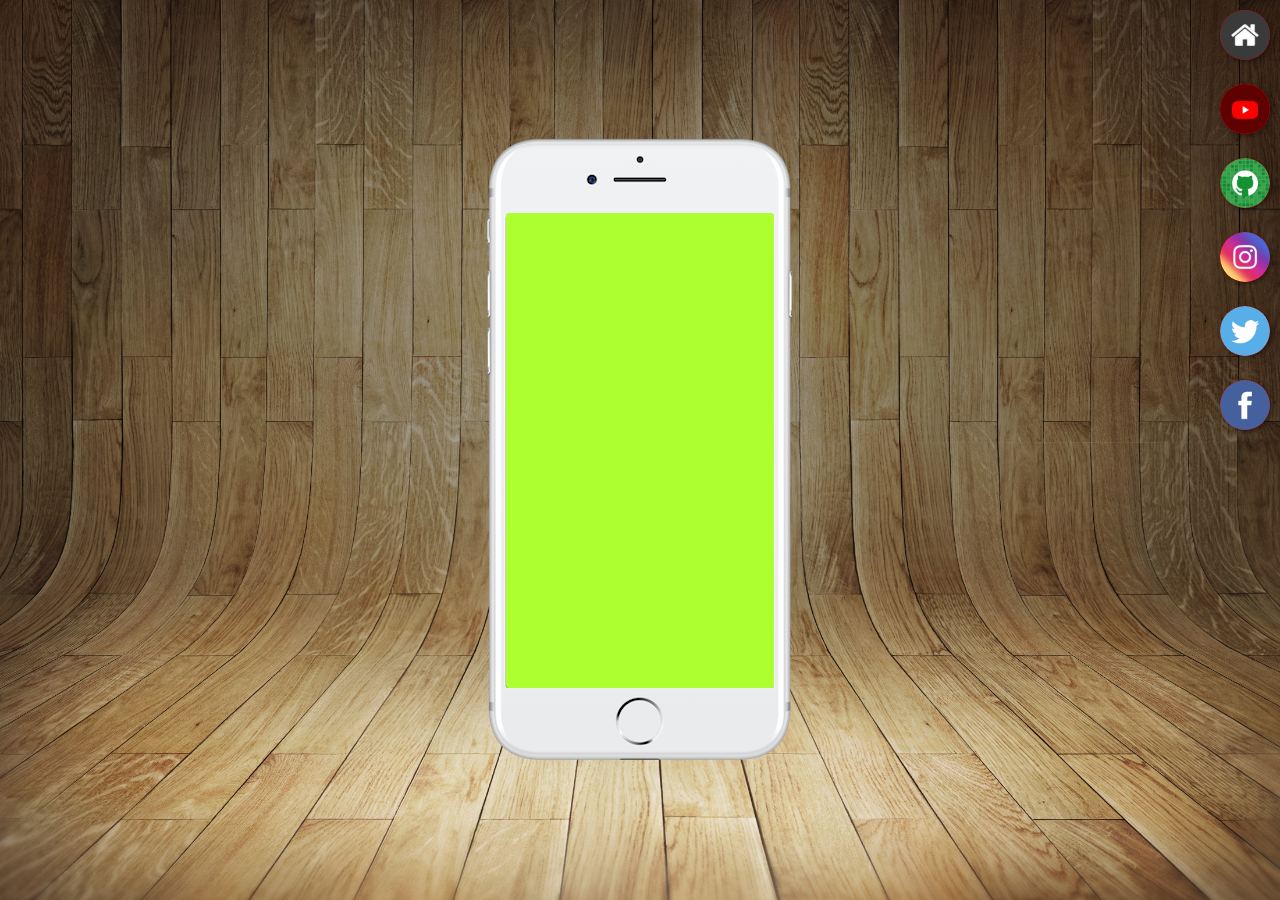
<file: index.html>
<!DOCTYPE html>
<html lang="pt-br">
<head>
    <meta charset="UTF-8">
    <meta name="viewport" content="width=device-width, initial-scale=1.0">
    <link rel="stylesheet" href="style/style.css">
    <title>Projeto Redes Sociais</title>
</head>
<body>
    <main>
        <div id="celular">
            <div id="tela"></div>
        </div>
        <nav id="menu">
            <ul id="lista">
                <a href="#">
                    <li><img src="imagens/logo-home.jpg" alt="icone-home"></li>
                </a>
                <a href="#">
                    <li><img src="imagens/logo-youtube.jpg" alt="icone-youtube"></li>
                </a>
                <a href="#">
                    <li><img src="imagens/logo-github.jpg" alt="icone-github"></li>
                </a>
                <a href="#">
                    <li><img src="imagens/logo-instagram.jpg" alt="icone-instagram"></li>
                </a>
                <a href="#">
                    <li><img src="imagens/logo-twitter.jpg" alt="icone-twitter"></li>
                </a>
                <a href="#">
                    <li><img src="imagens/logo-facebook.jpg" alt="icone-facebook"></li>
                </a>
            </ul>
        </nav>
    </main>
</body>
</html>
</file>
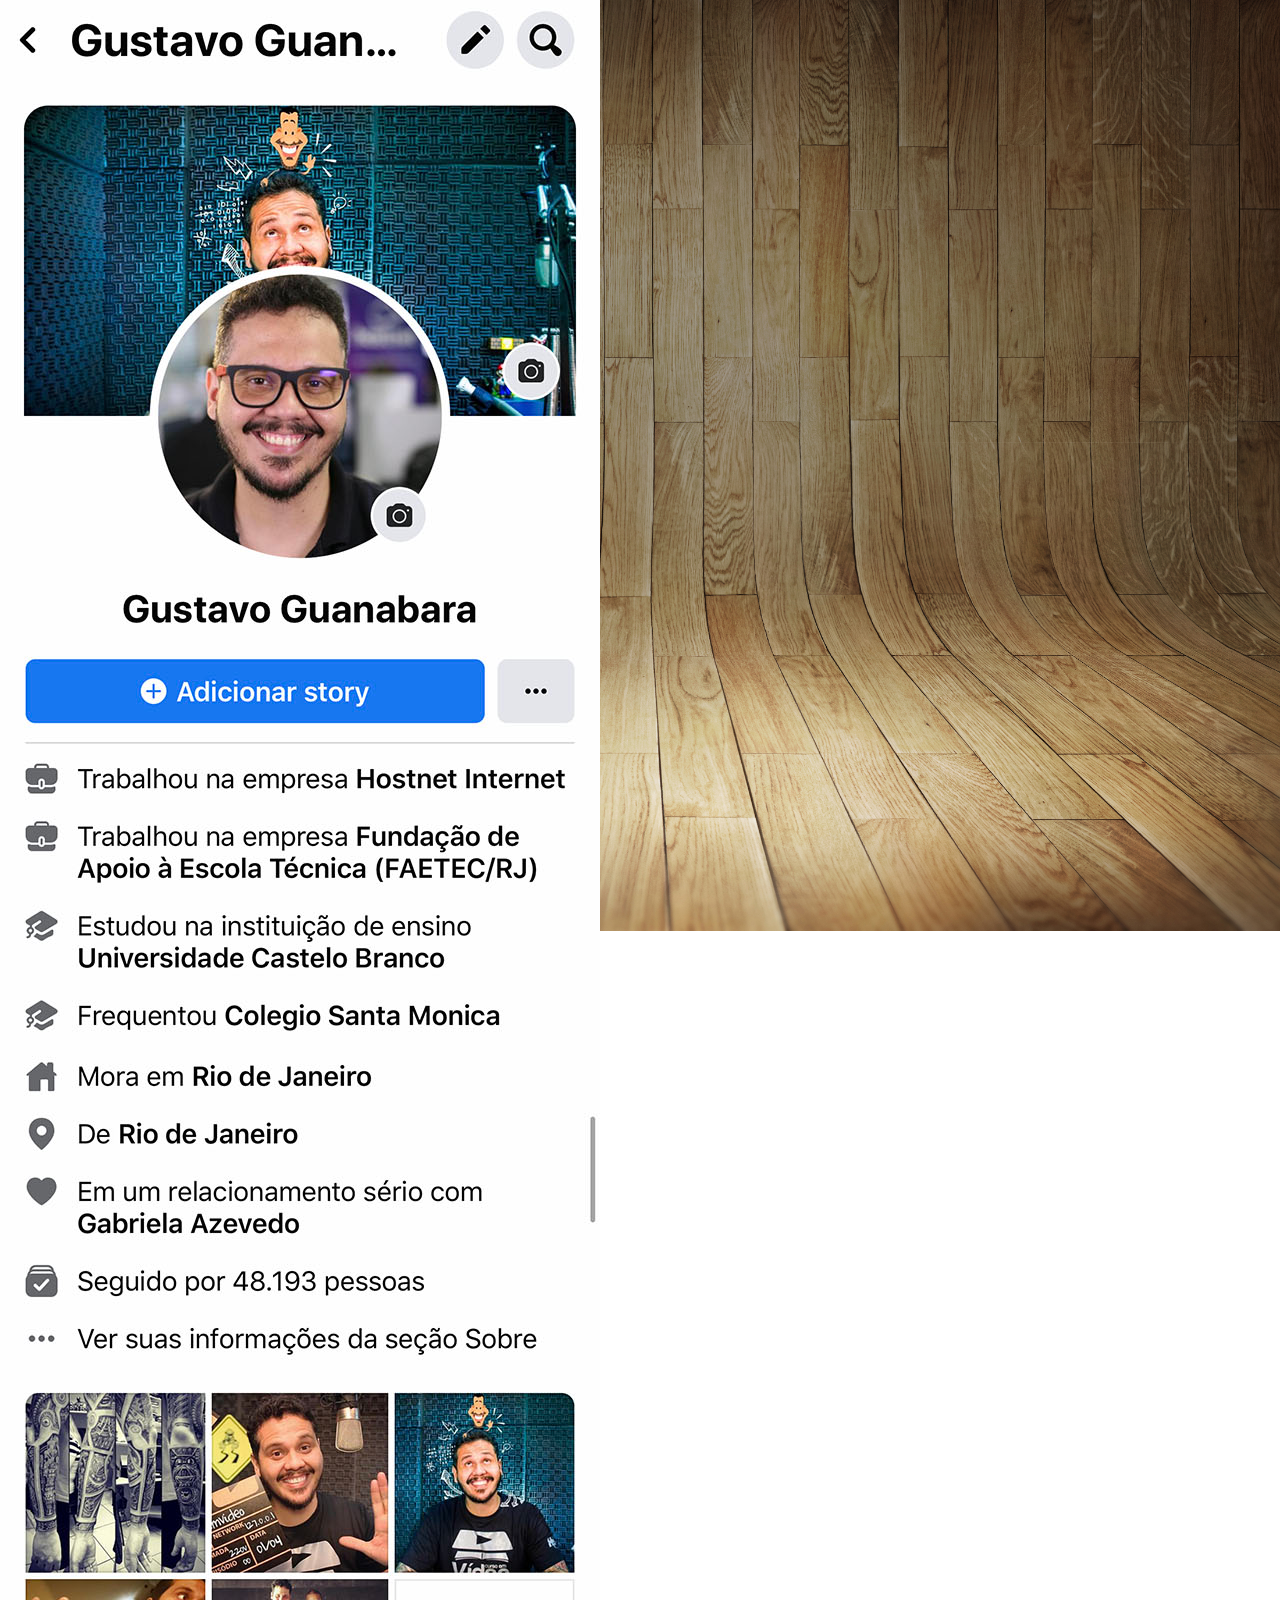
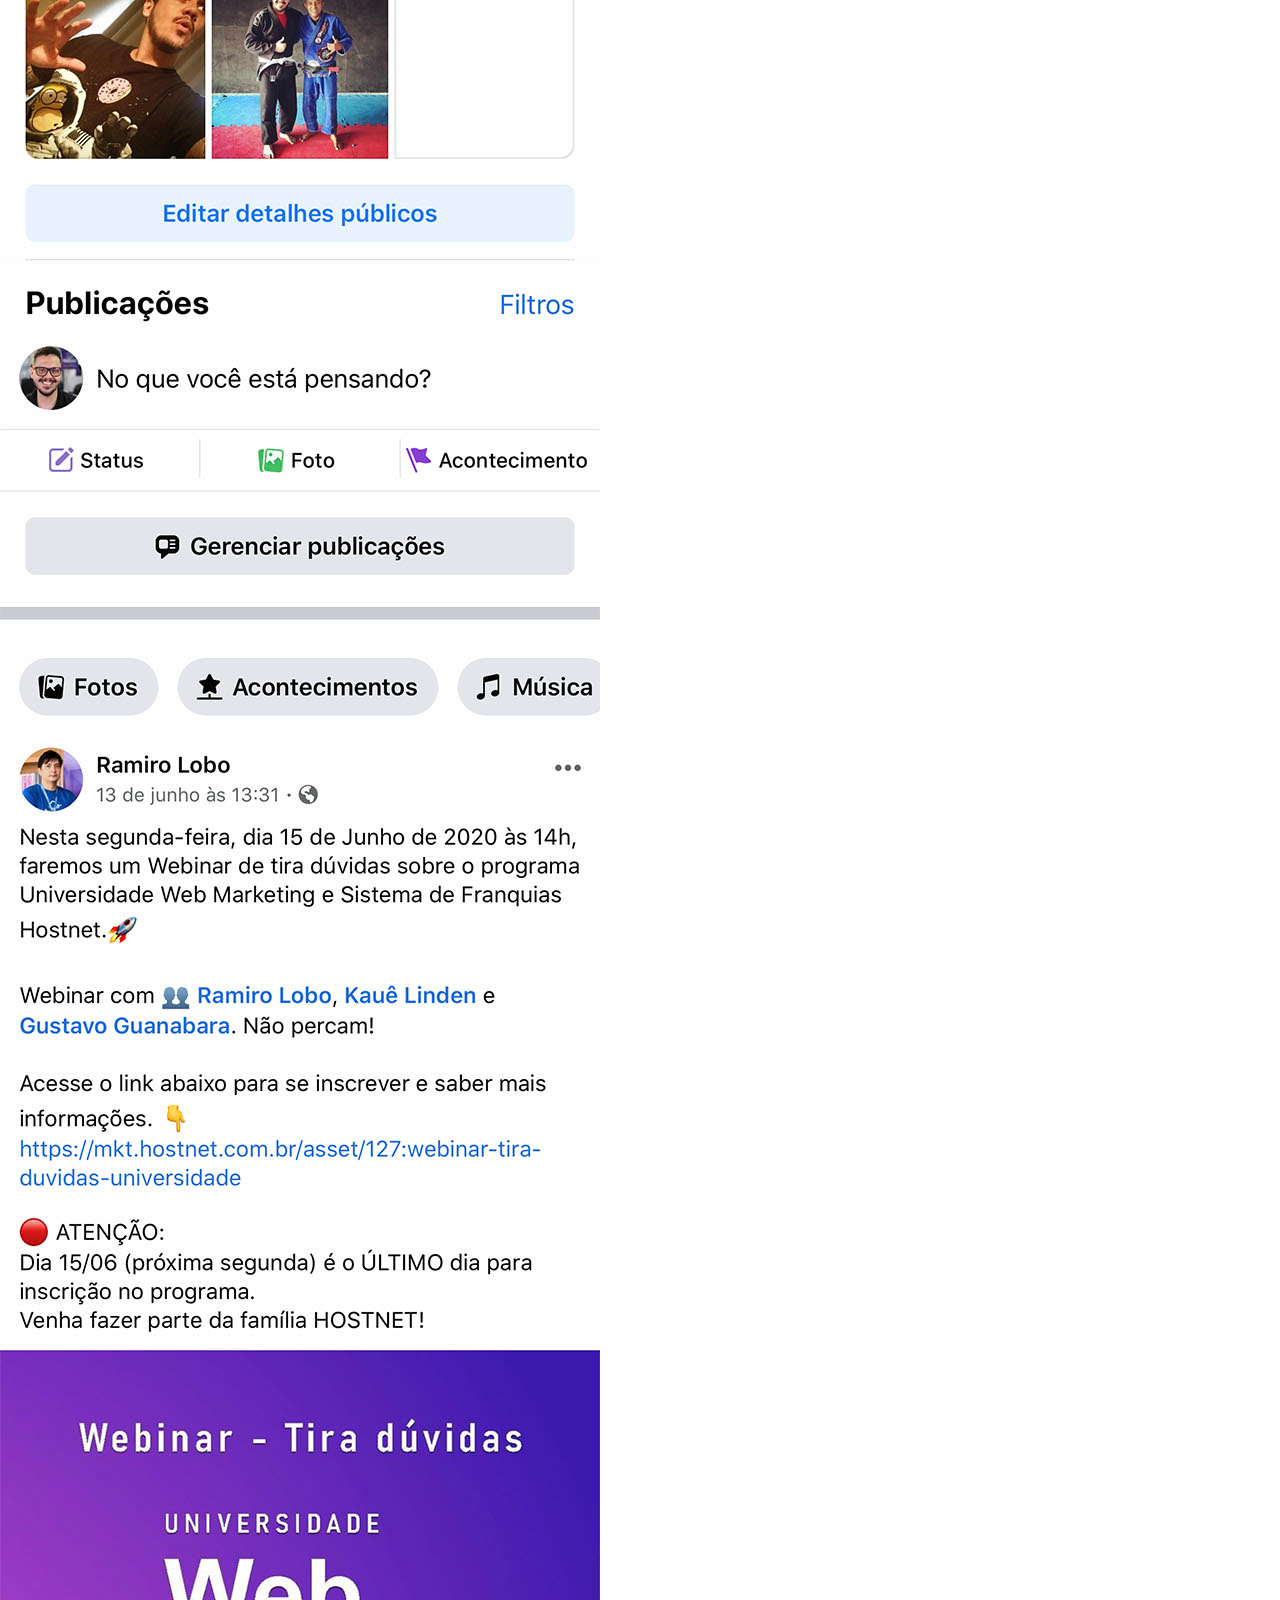
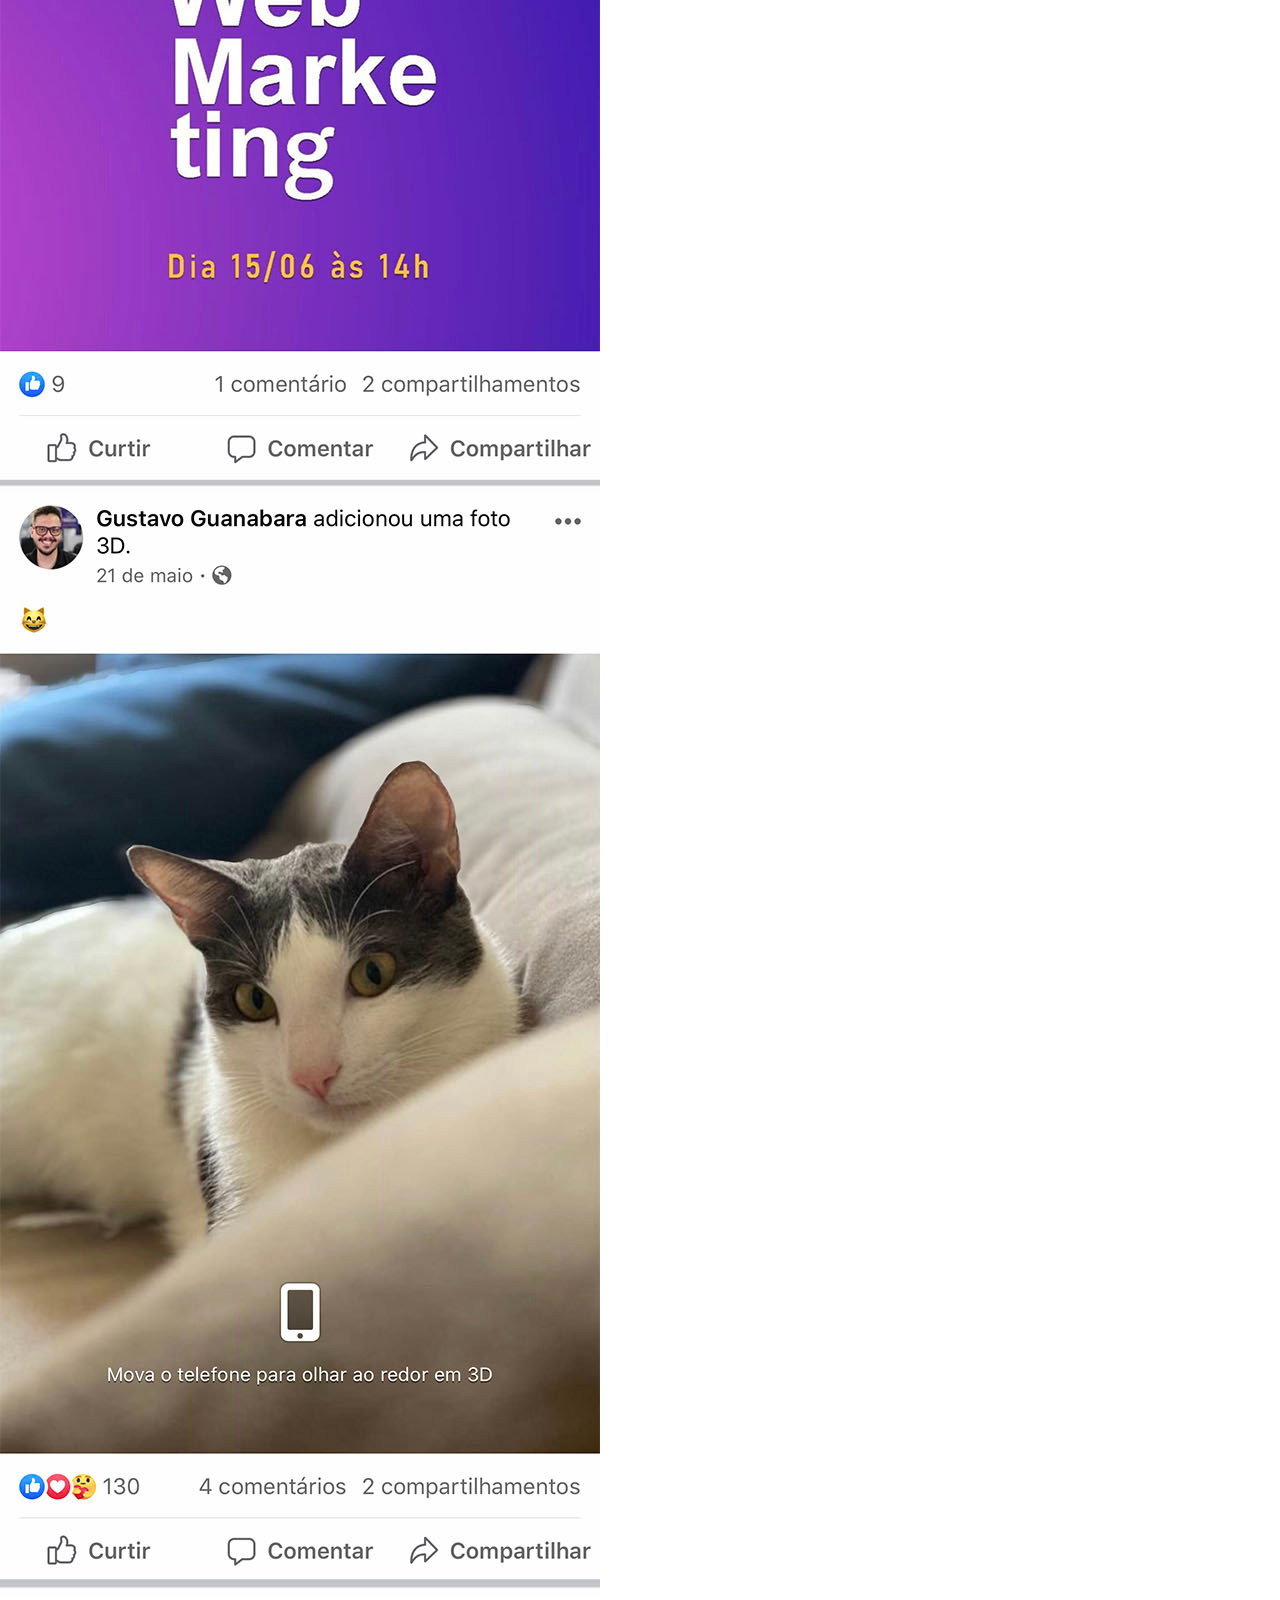
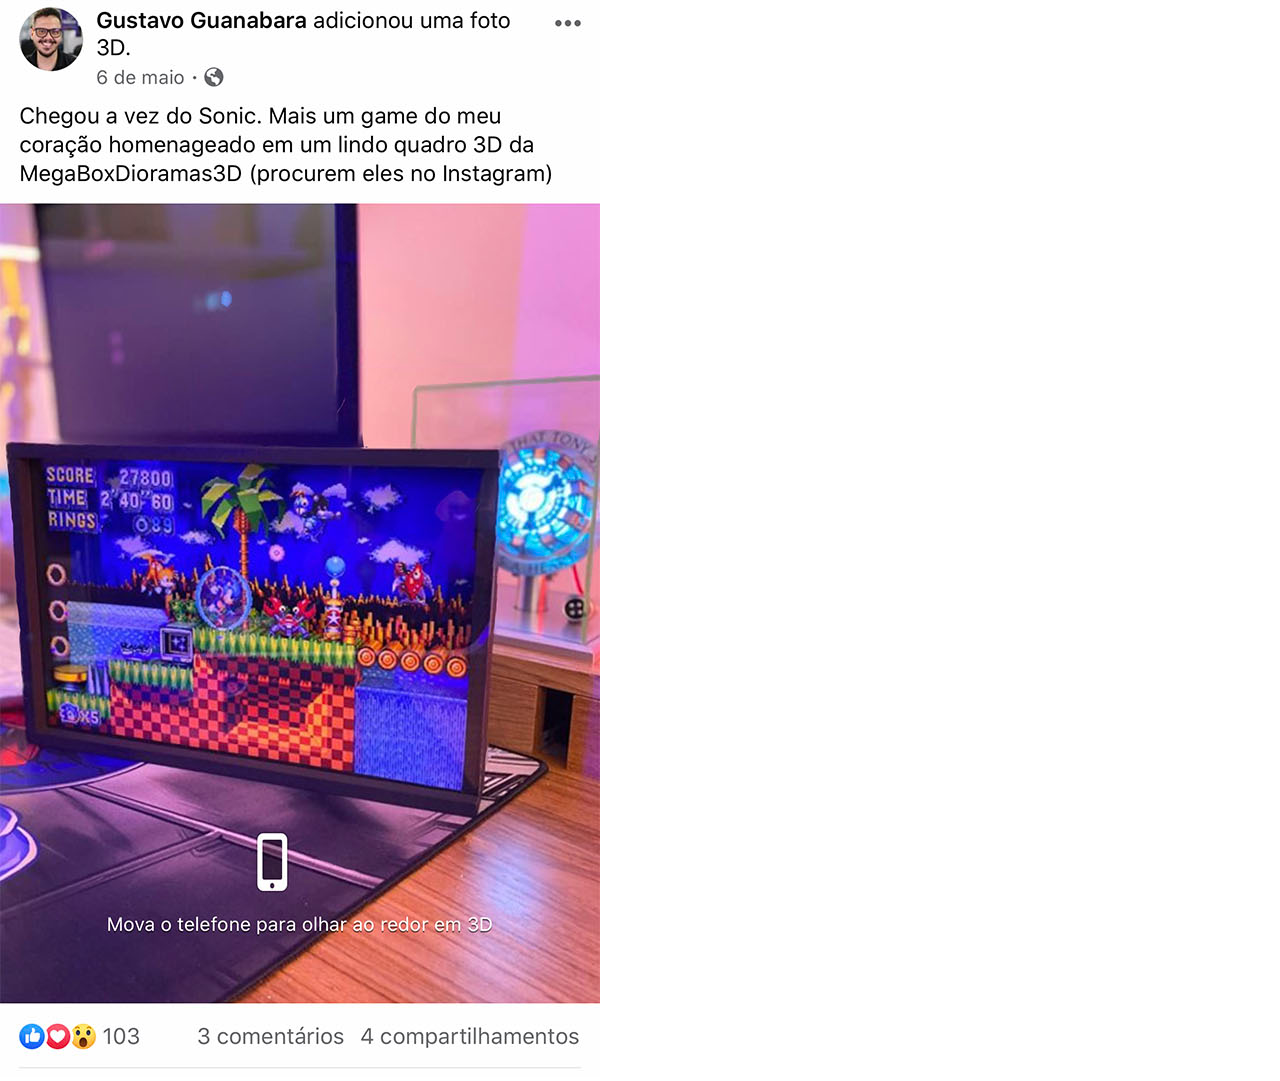
<file: facebook.html>
<!DOCTYPE html>
<html lang="pt-bt">
<head>
    <meta charset="UTF-8">
    <meta name="viewport" content="width=device-width, initial-scale=1.0">
    <link rel="stylesheet" href="style/style.css">
    <title>facebook</title>
</head>
<body>
    <img class="tela-pages" src="imagens/tela-facebook.jpg" alt="imagem da página do facebook">
</body>
</html>
</file>
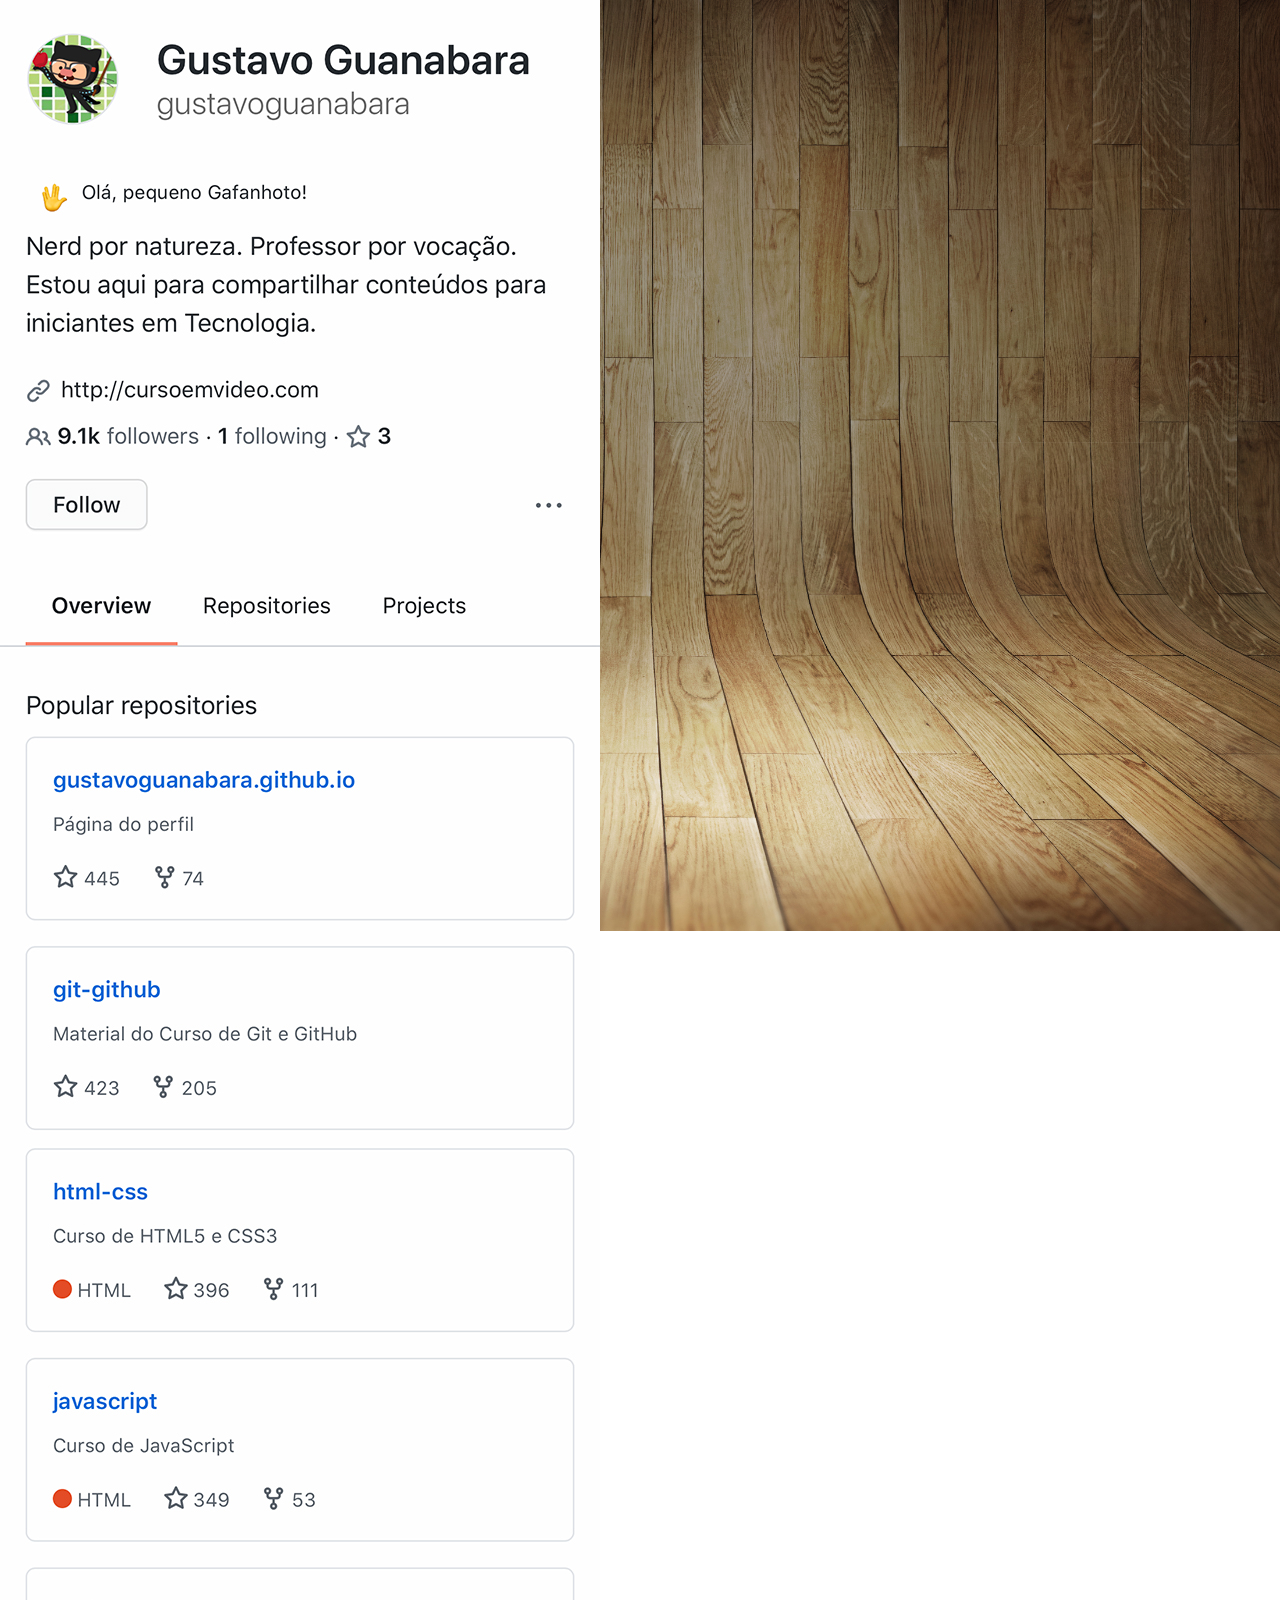
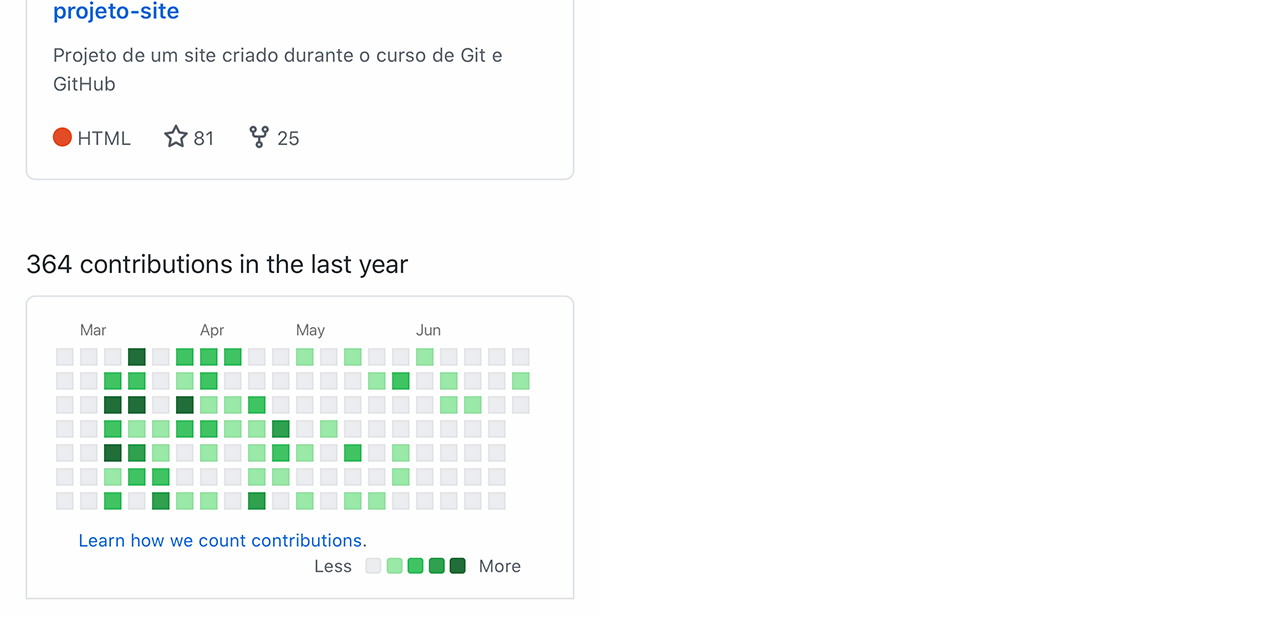
<file: github.html>
<!DOCTYPE html>
<html lang="pt-bt">
<head>
    <meta charset="UTF-8">
    <meta name="viewport" content="width=device-width, initial-scale=1.0">
    <link rel="stylesheet" href="style/style.css">
    <title>github</title>
</head>
<body>
    <img class="tela-pages" src="imagens/tela-github.jpg" alt="imagem da página github">
</body>
</html>
</file>
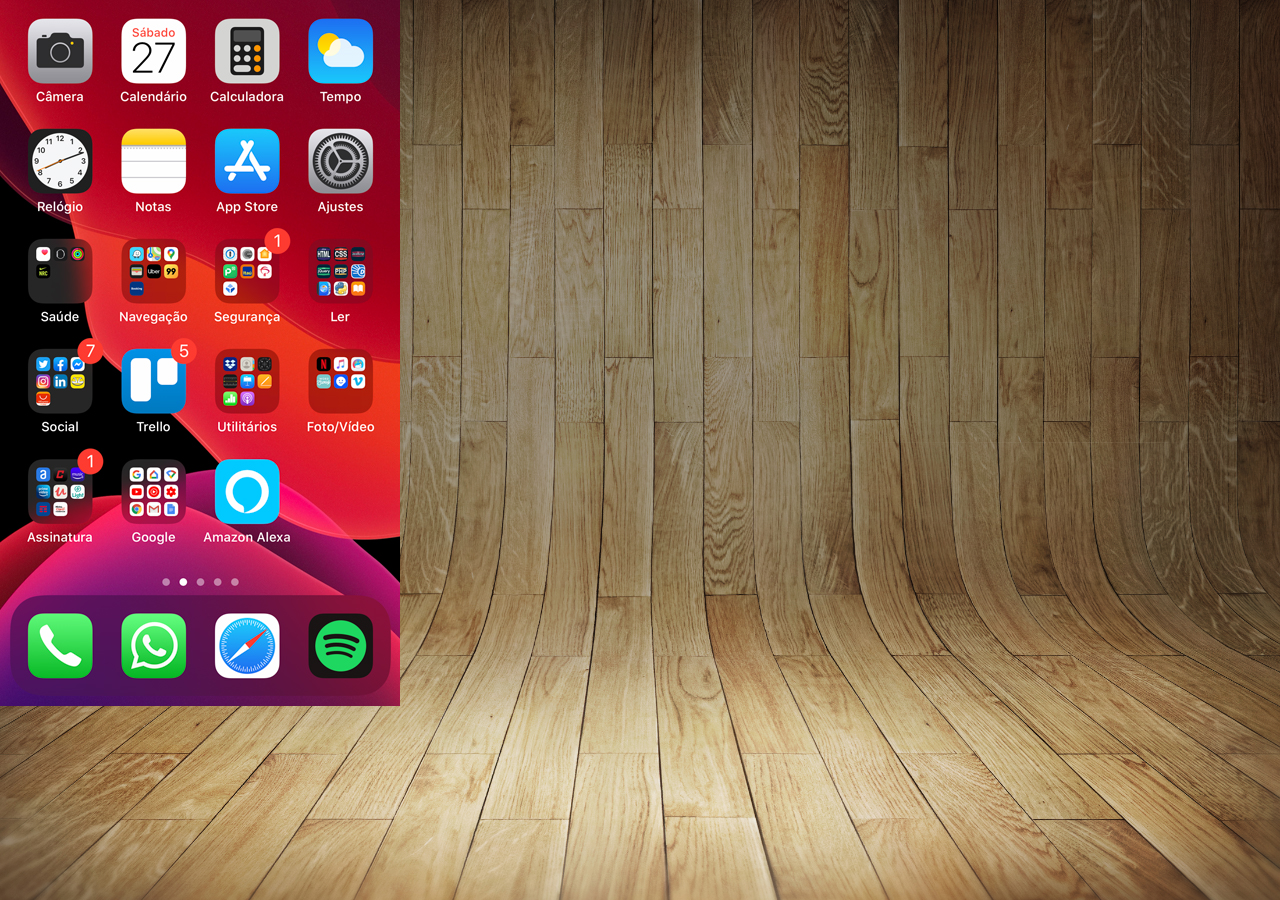
<file: home.html>
<!DOCTYPE html>
<html lang="pt-bt">
<head>
    <meta charset="UTF-8">
    <meta name="viewport" content="width=device-width, initial-scale=1.0">
    <link rel="stylesheet" href="style/style.css">
    <title>home</title>
</head>
<body>
    <img class="tela-pages" src="imagens/tela-home.jpg" alt="imagem home">
</body>
</html>
</file>
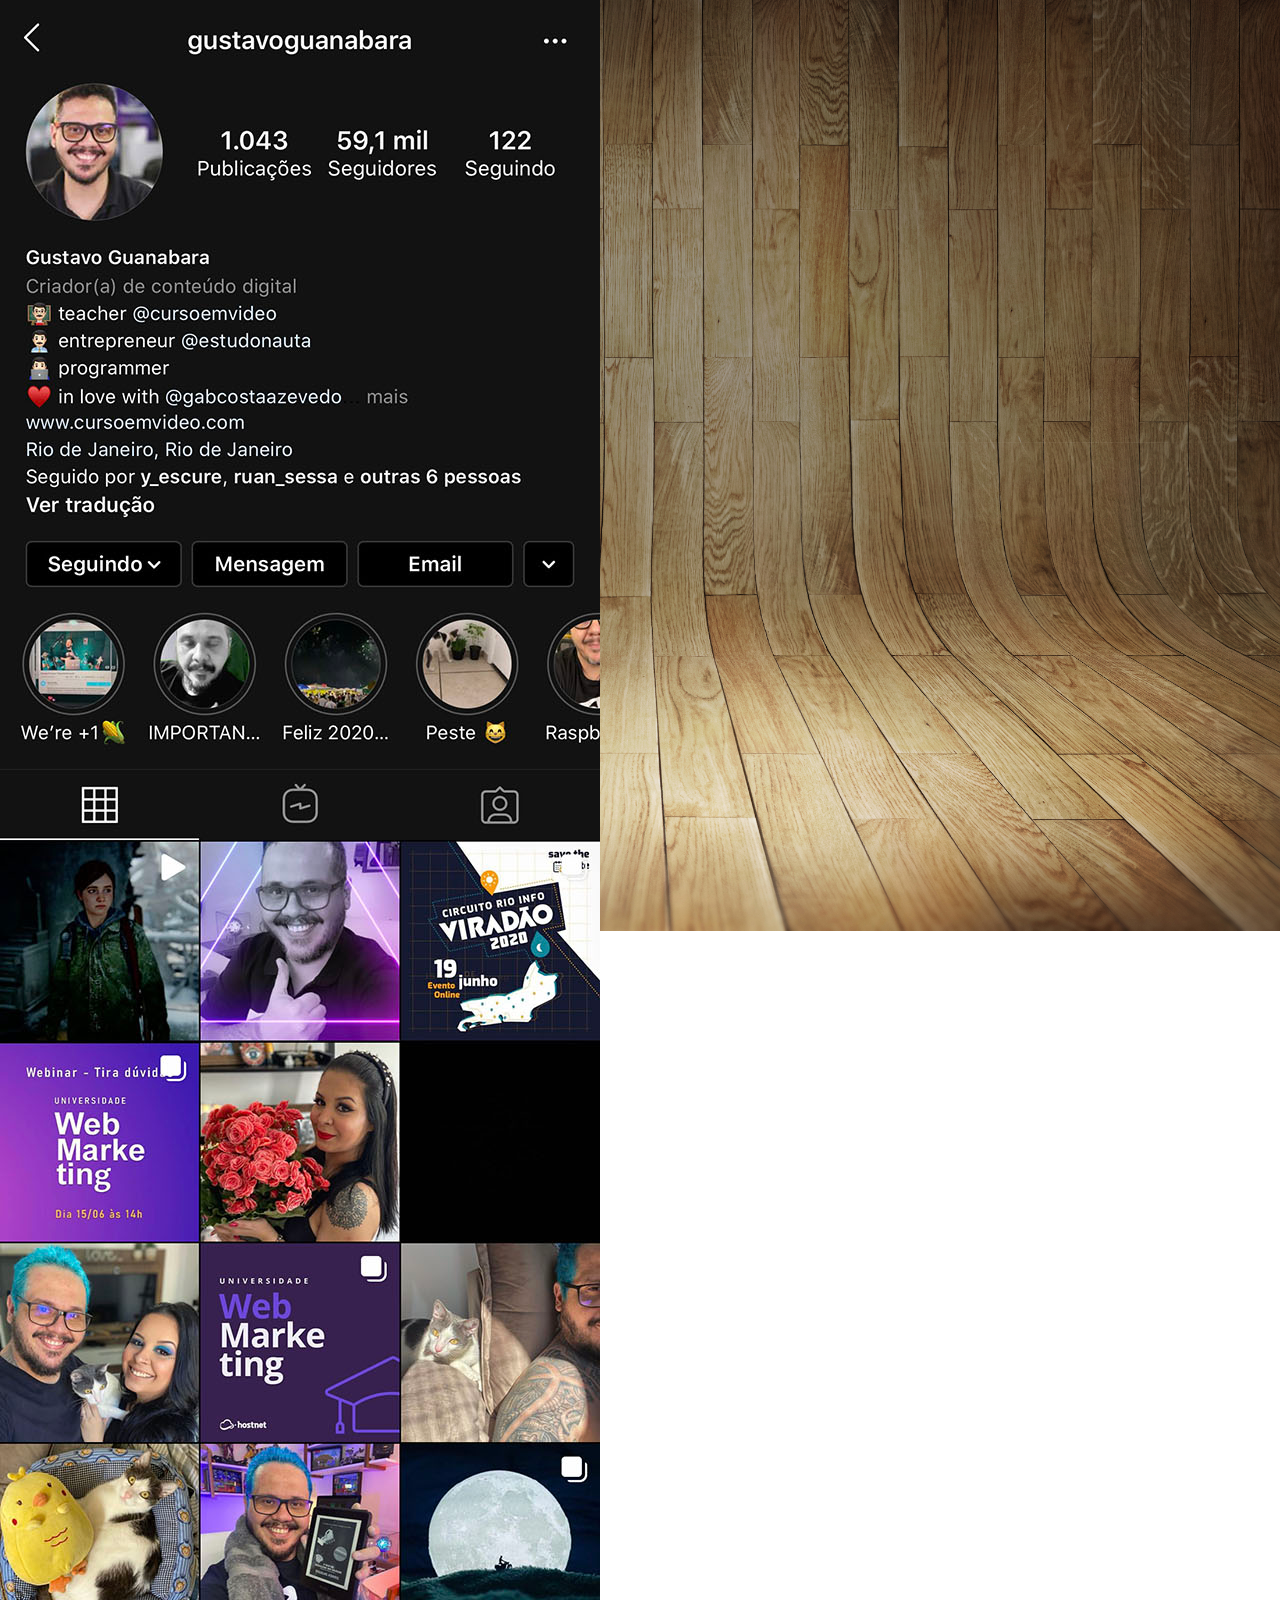
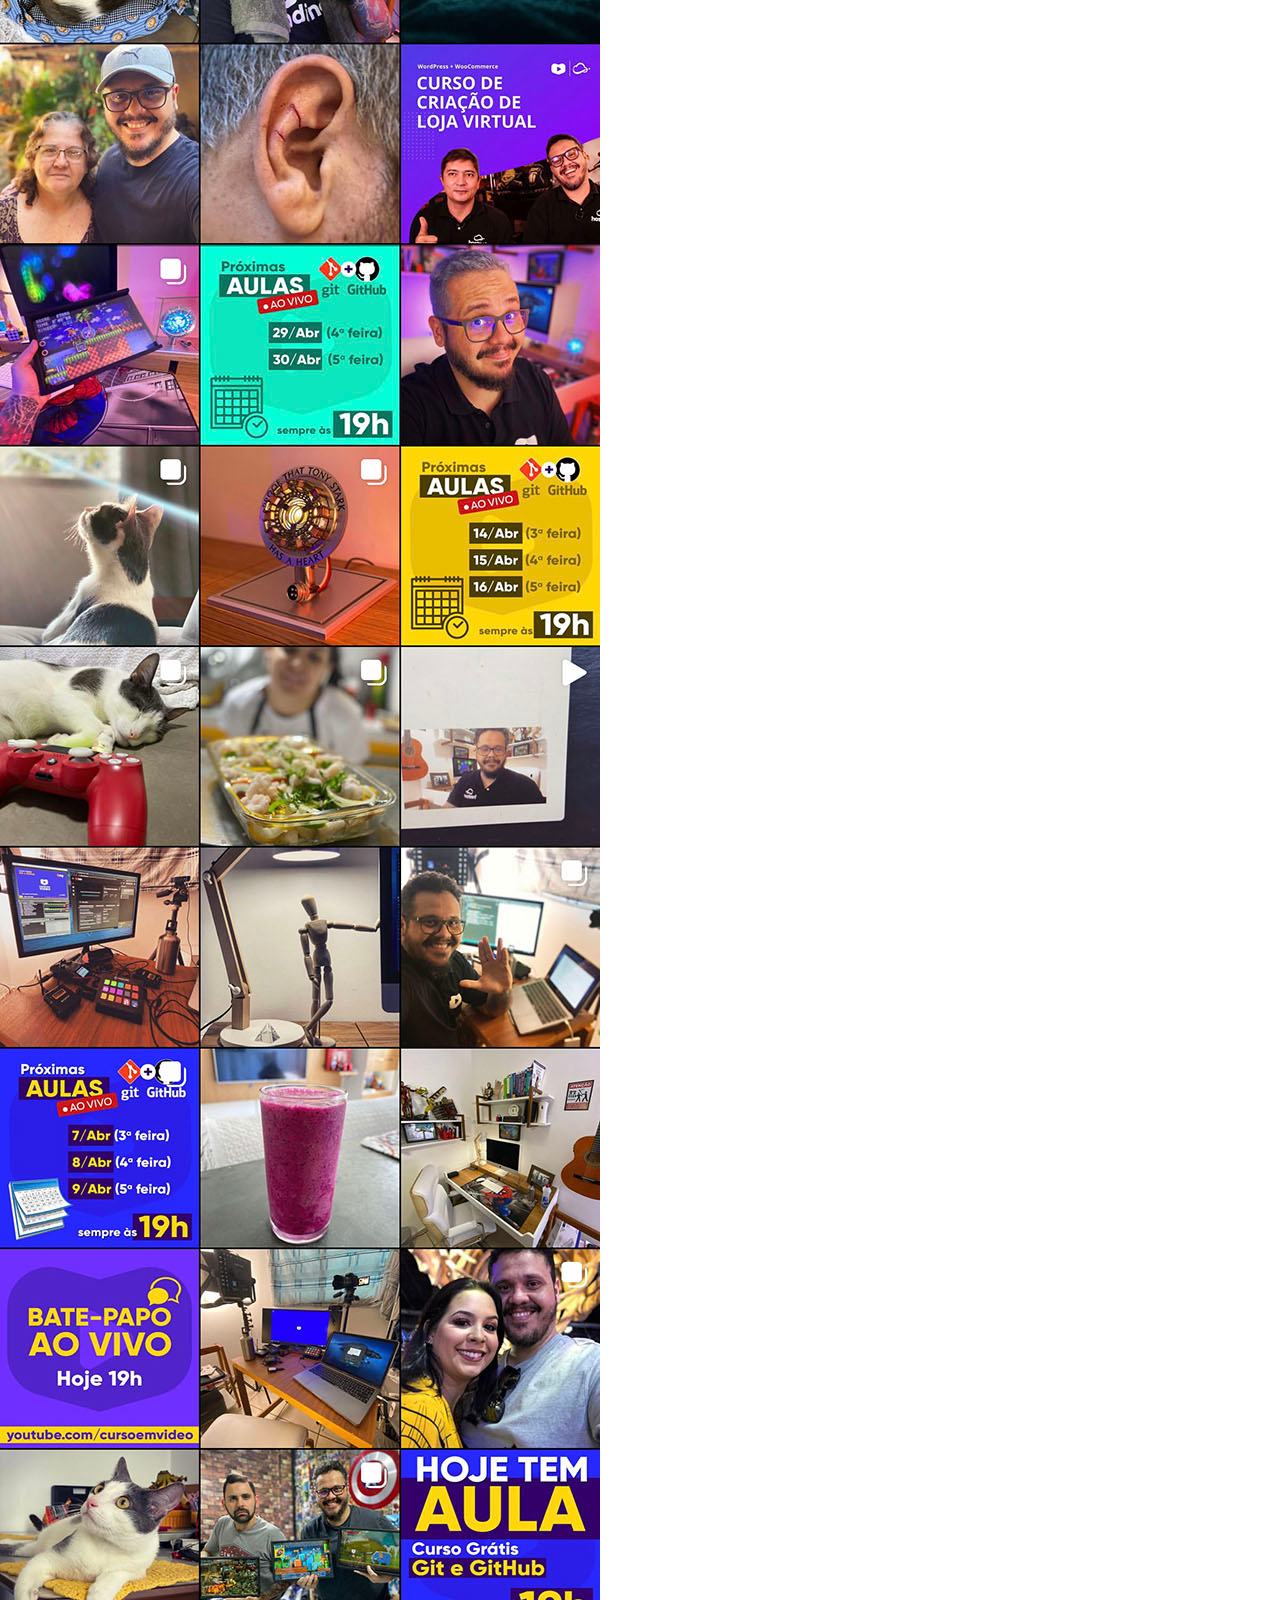
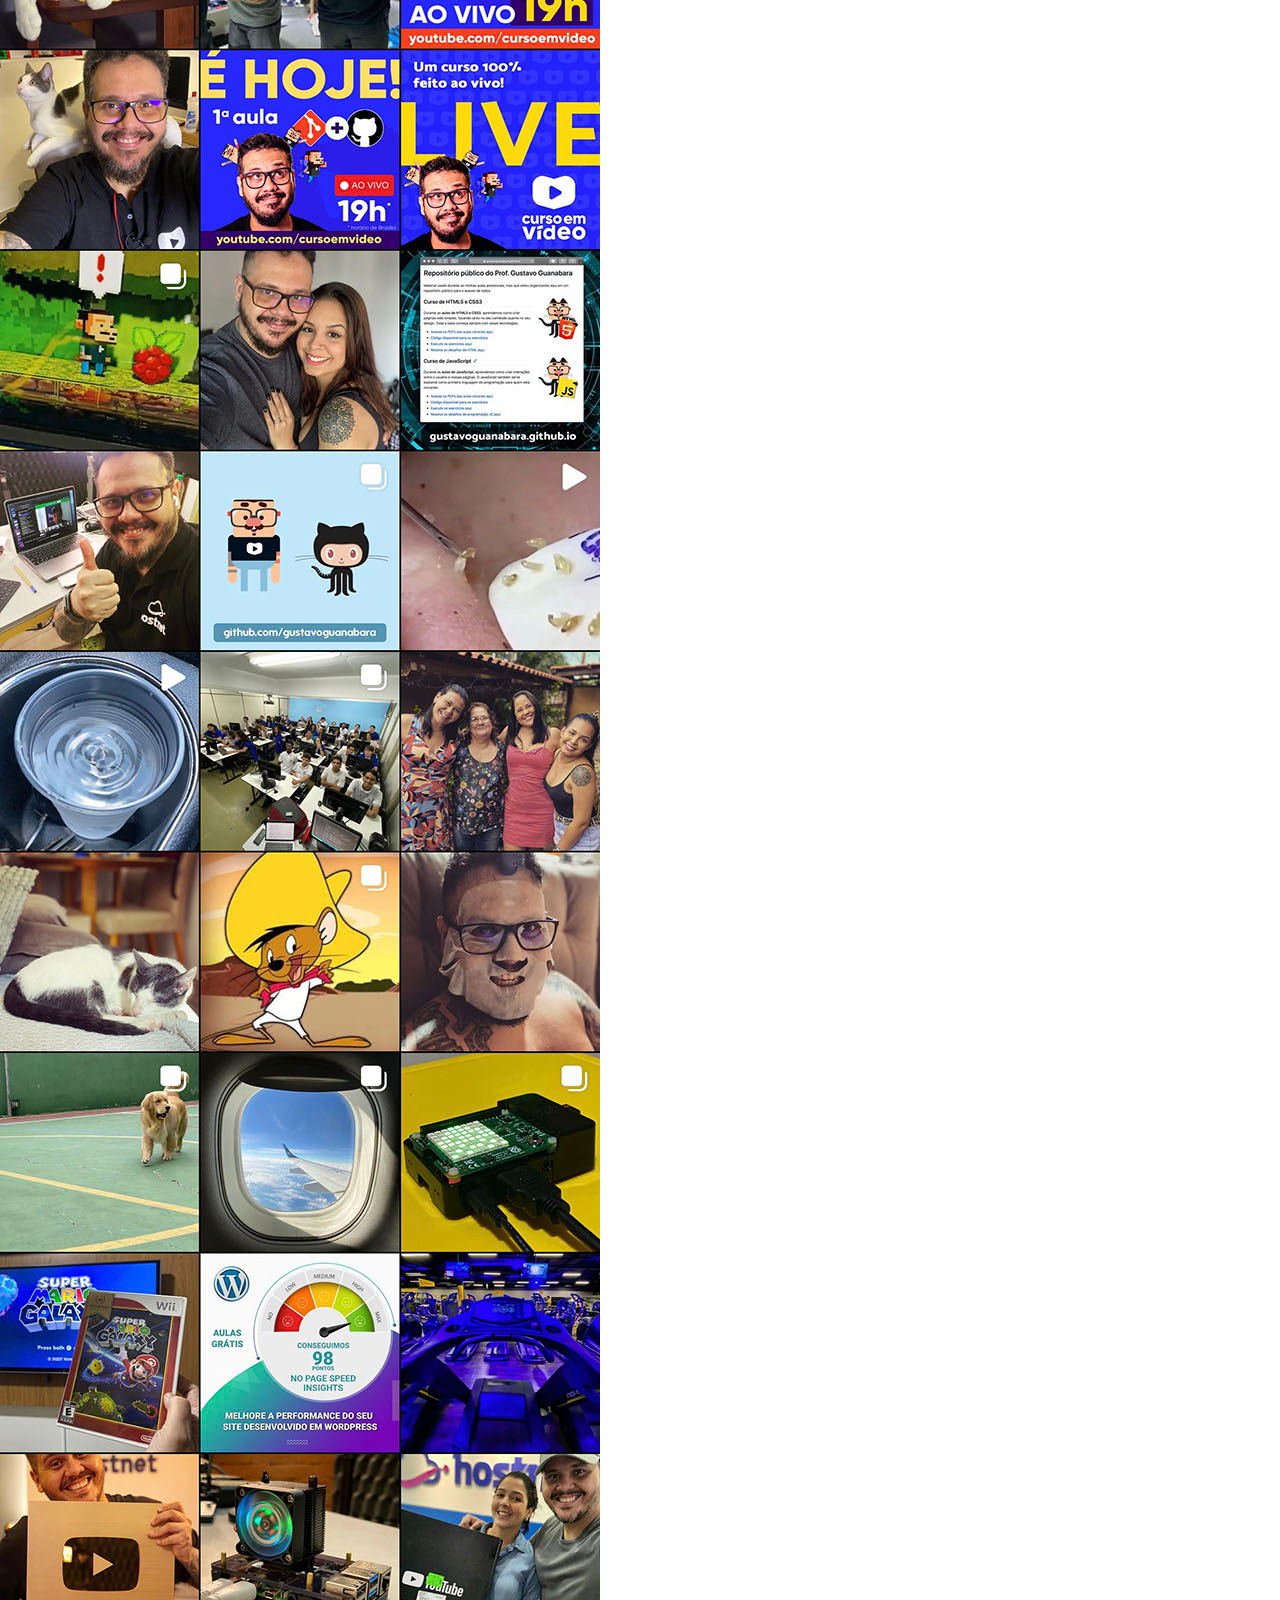
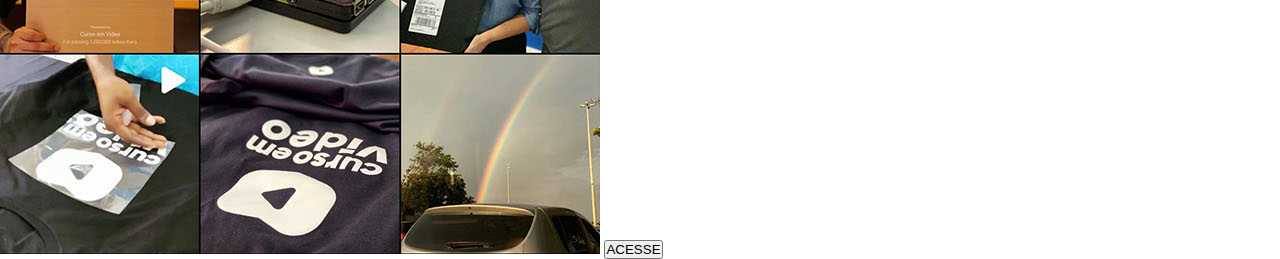
<file: instagram.html>
<!DOCTYPE html>
<html lang="pt-bt">
<head>
    <meta charset="UTF-8">
    <meta name="viewport" content="width=device-width, initial-scale=1.0">
    <link rel="stylesheet" href="style/style.css">
    <title>instagram</title>
</head>
<body>
    <img class="tela-pages" src="imagens/tela-instagram.jpg" alt="imagem página do instagram">
    <a href="https://www.instagram.com/" target="_blank" rel="external"><button class="btn-acessar">ACESSE</button></a>
</body>
</html>
</file>
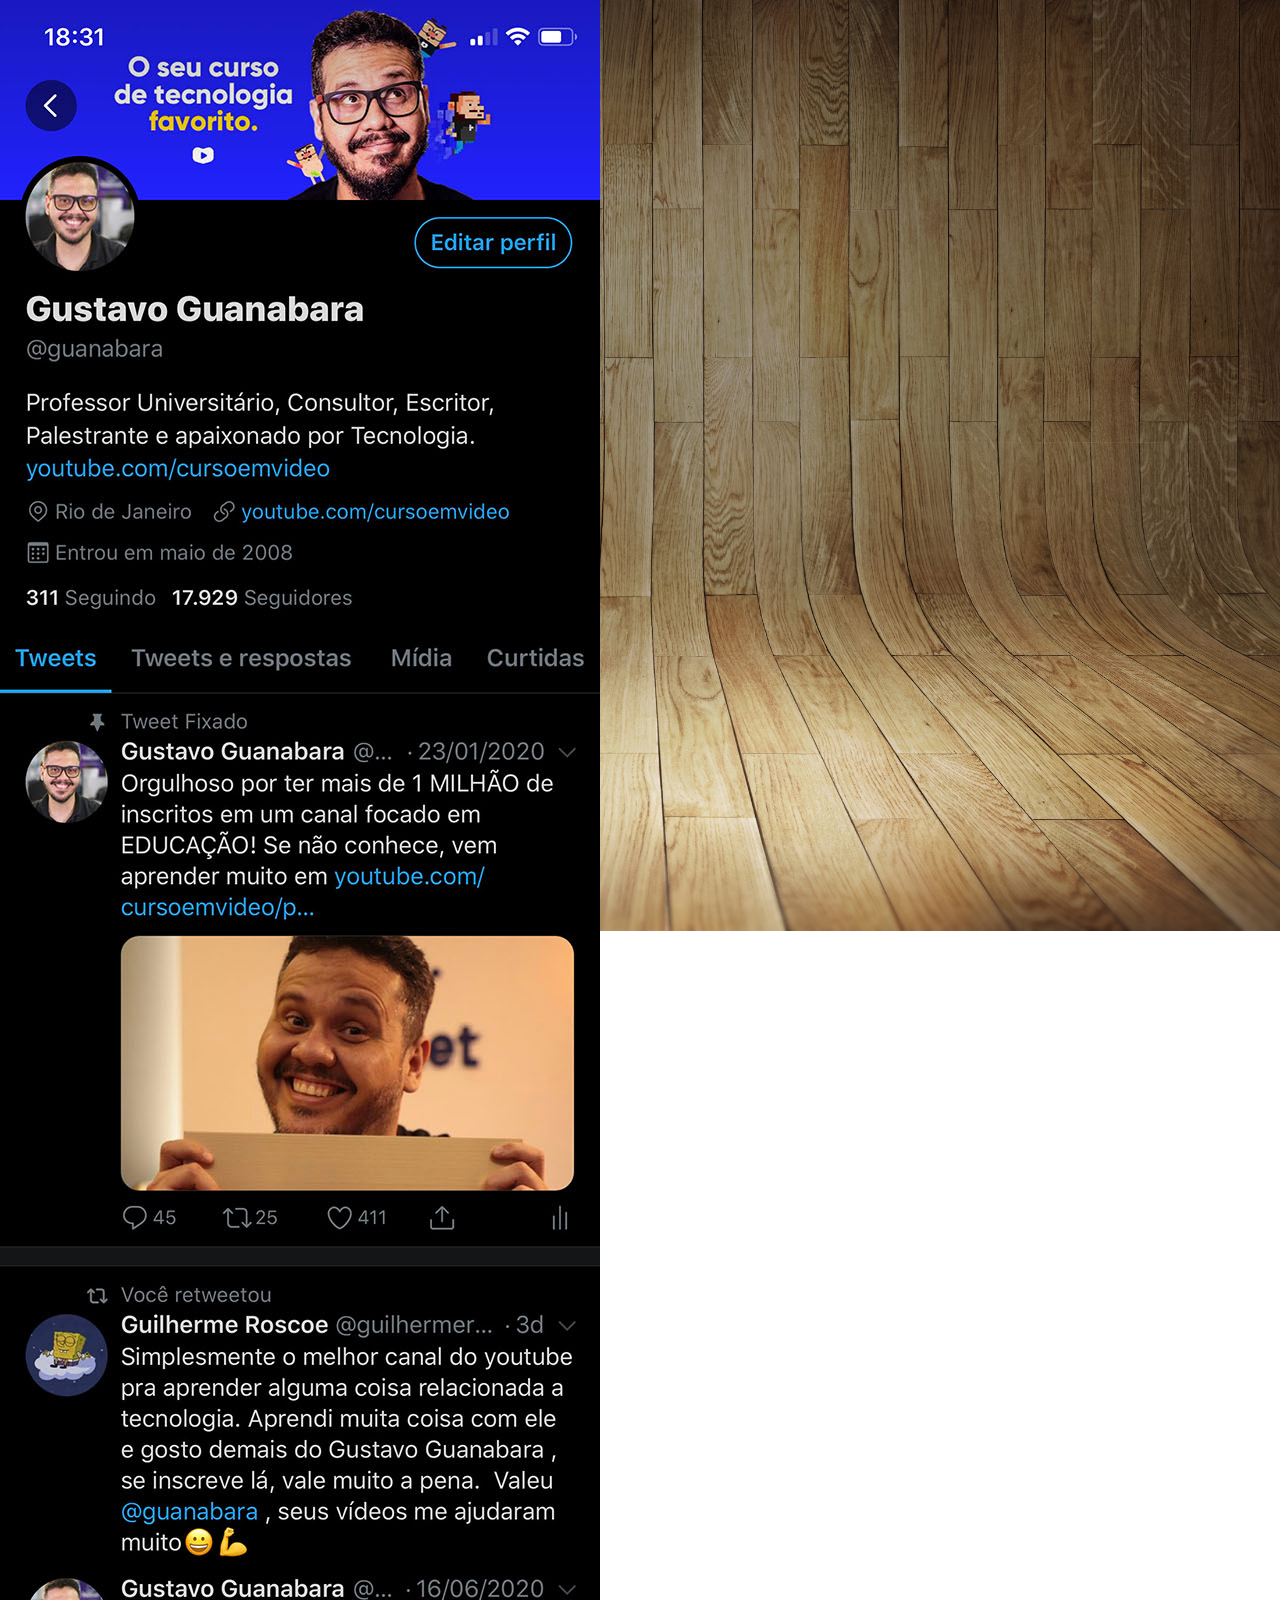
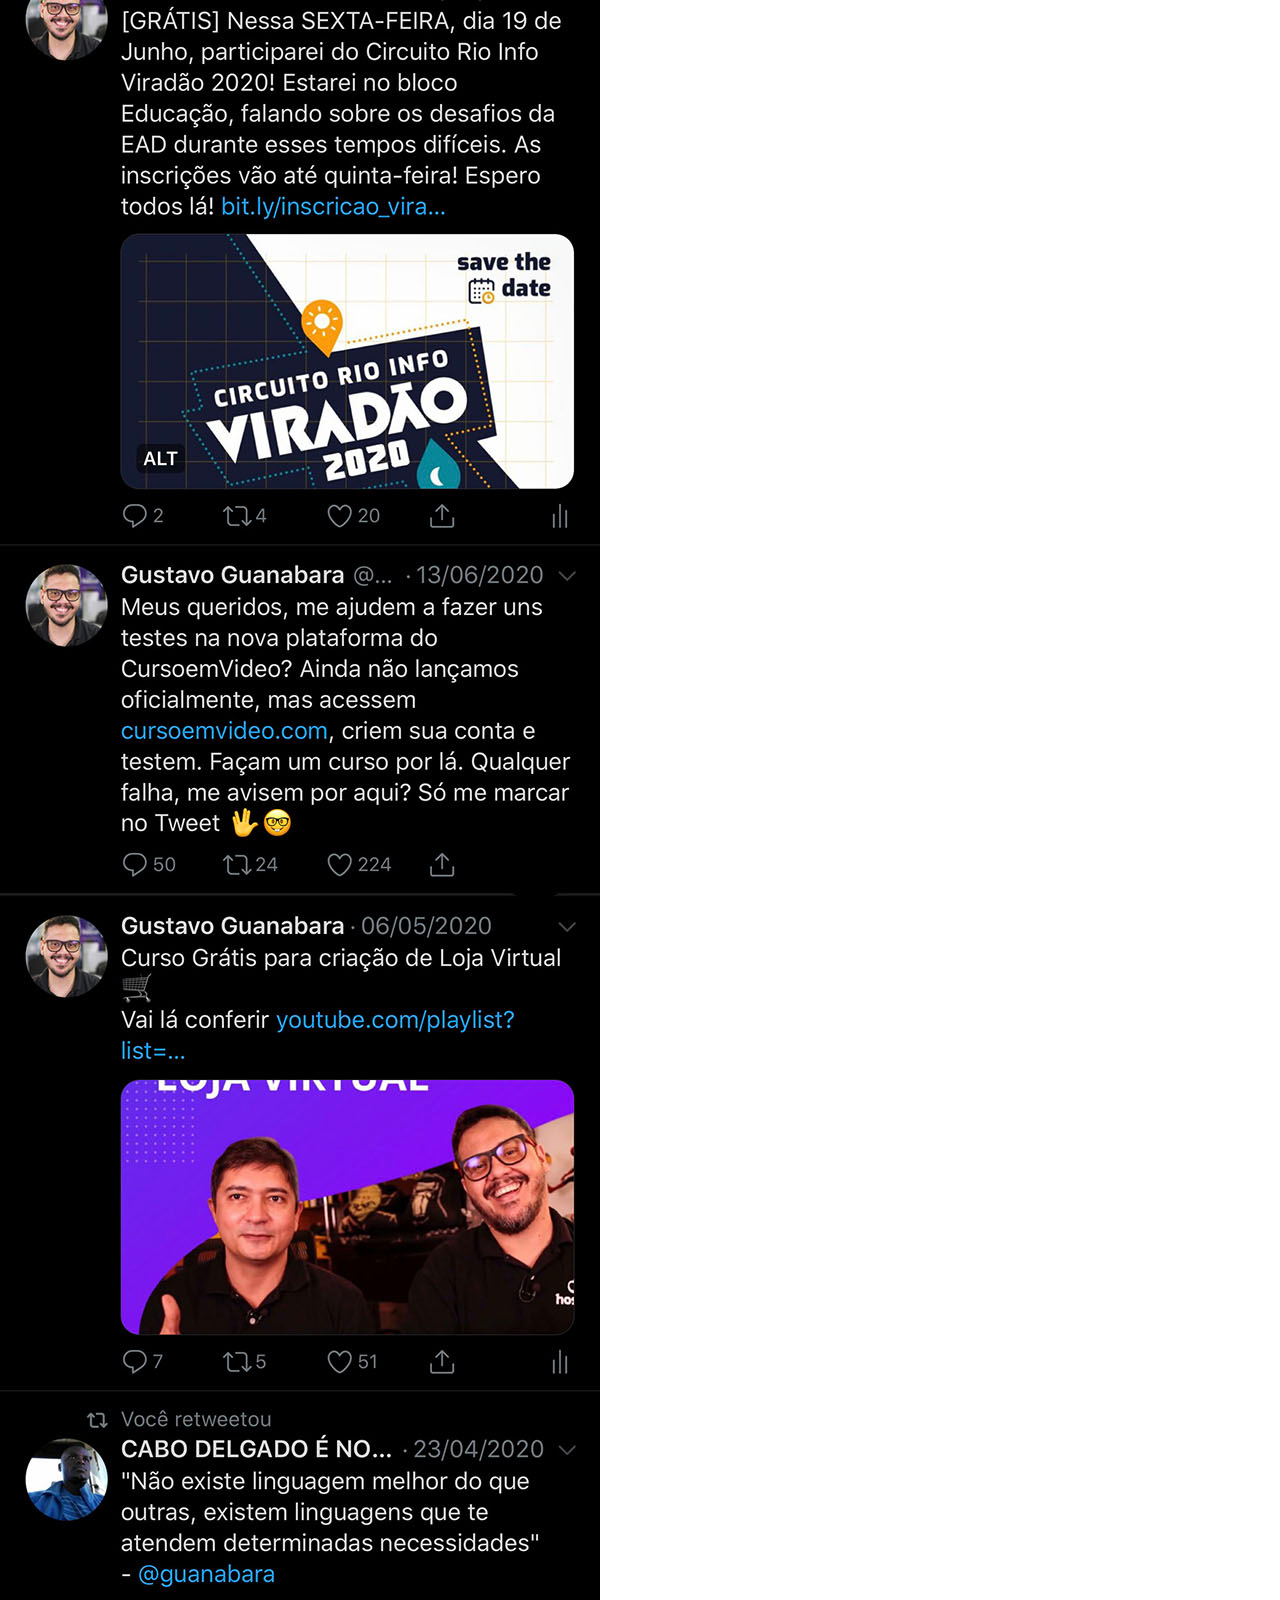
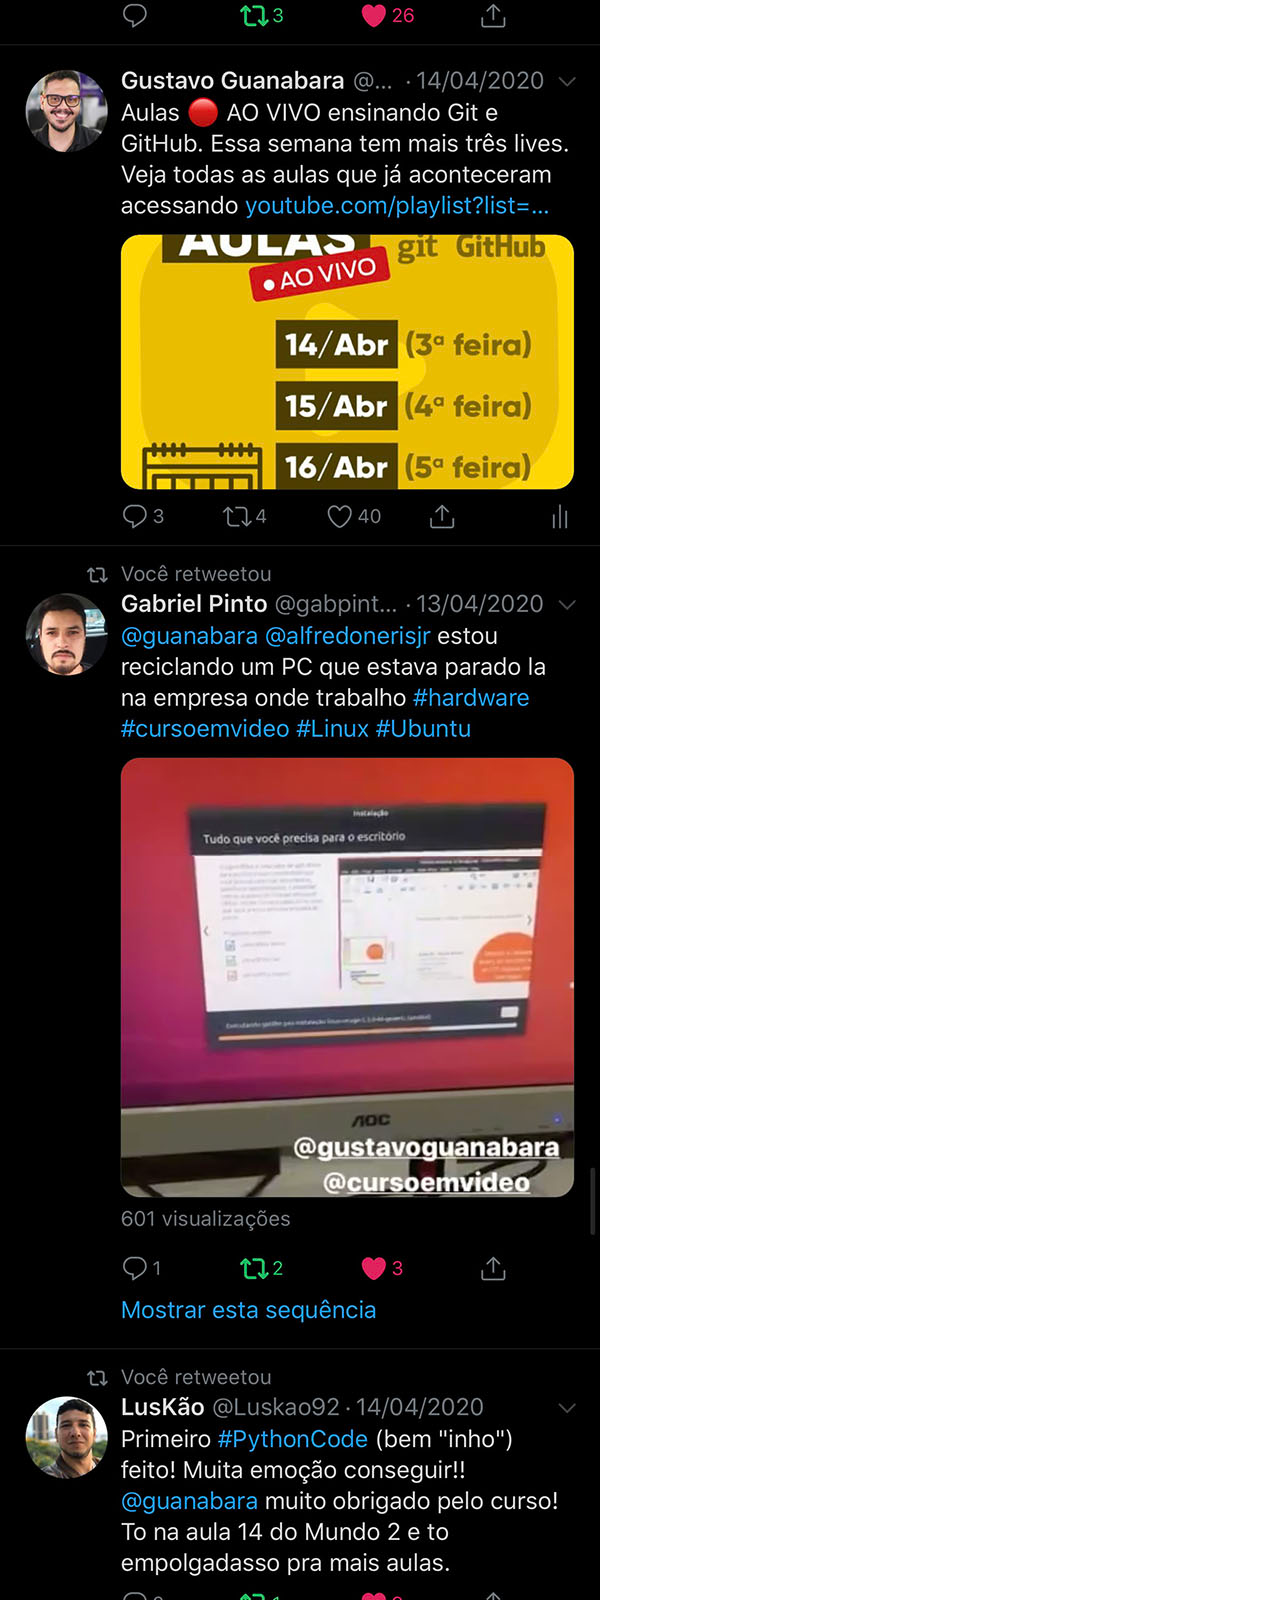
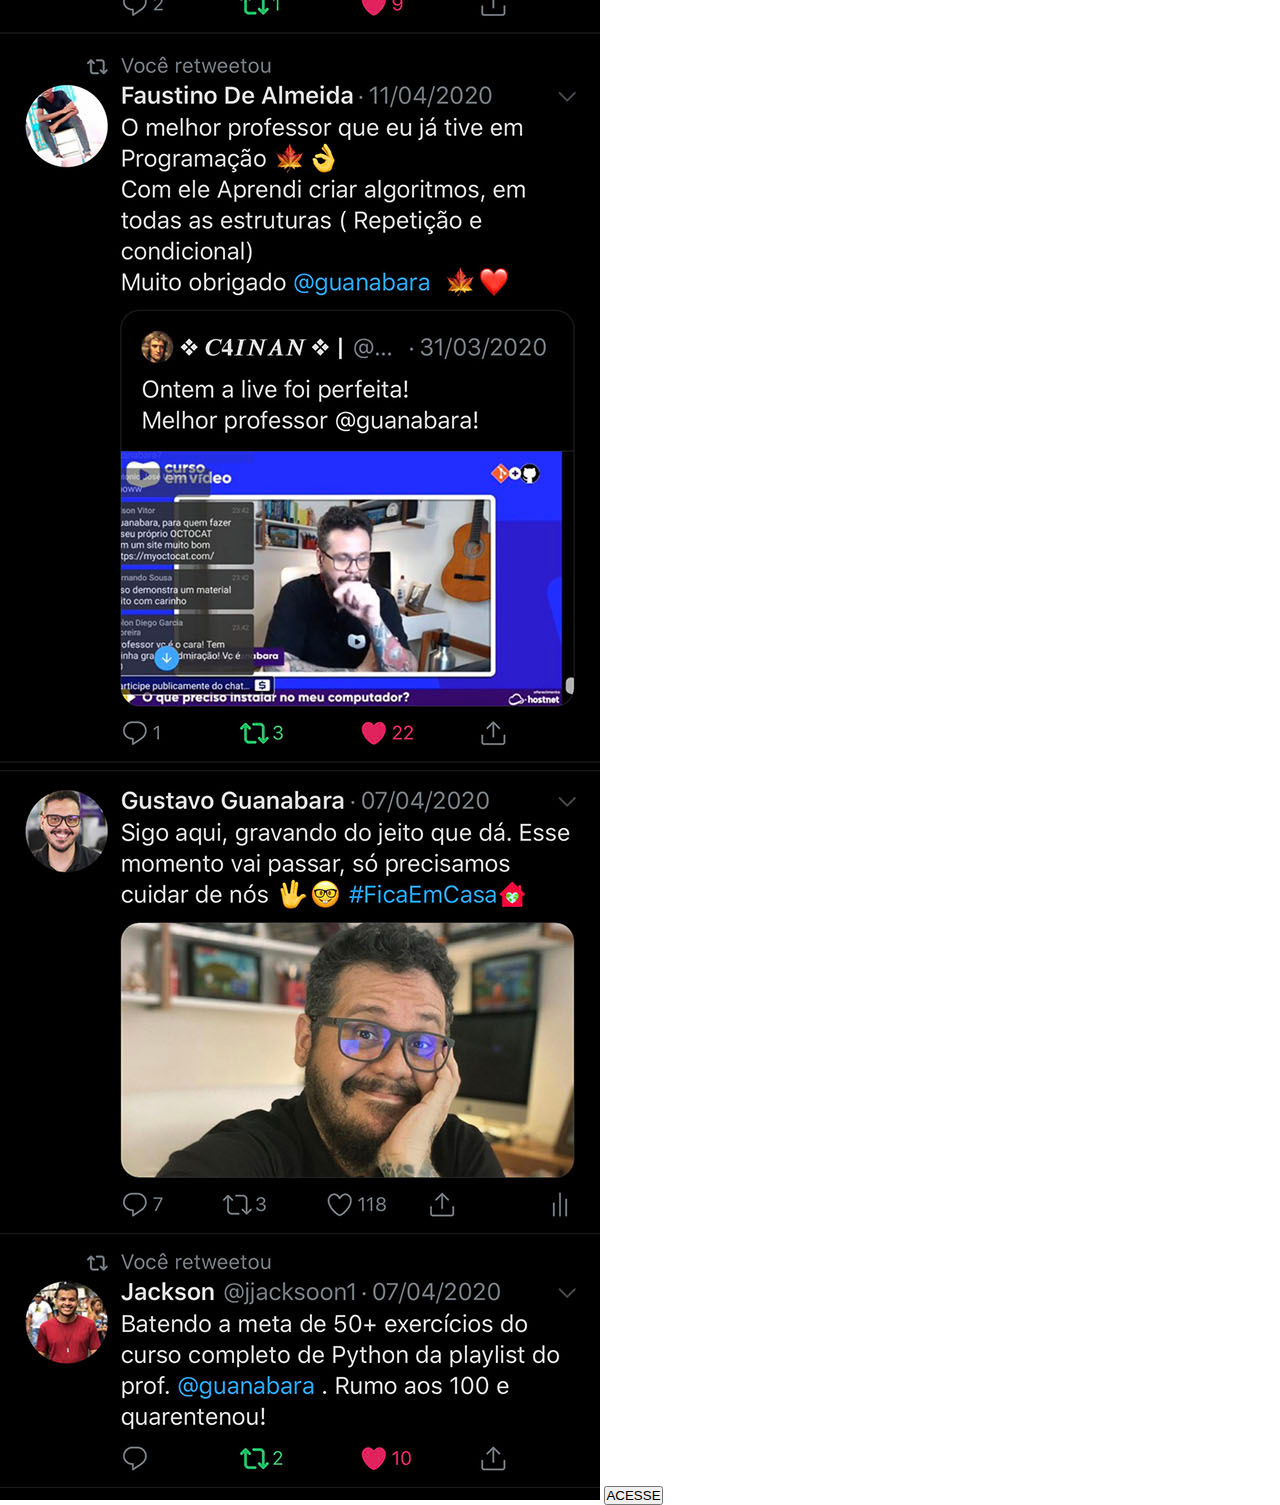
<file: twitter.html>
<!DOCTYPE html>
<html lang="pt-bt">
<head>
    <meta charset="UTF-8">
    <meta name="viewport" content="width=device-width, initial-scale=1.0">
    <link rel="stylesheet" href="style/style.css">
    <title>twitter</title>
</head>
<body>
    <img class="tela-pages" src="imagens/tela-twitter.jpg" alt="imagem da tela twitter">
    <button class="btn-acessar">ACESSE</button>
</body>
</html>
</file>
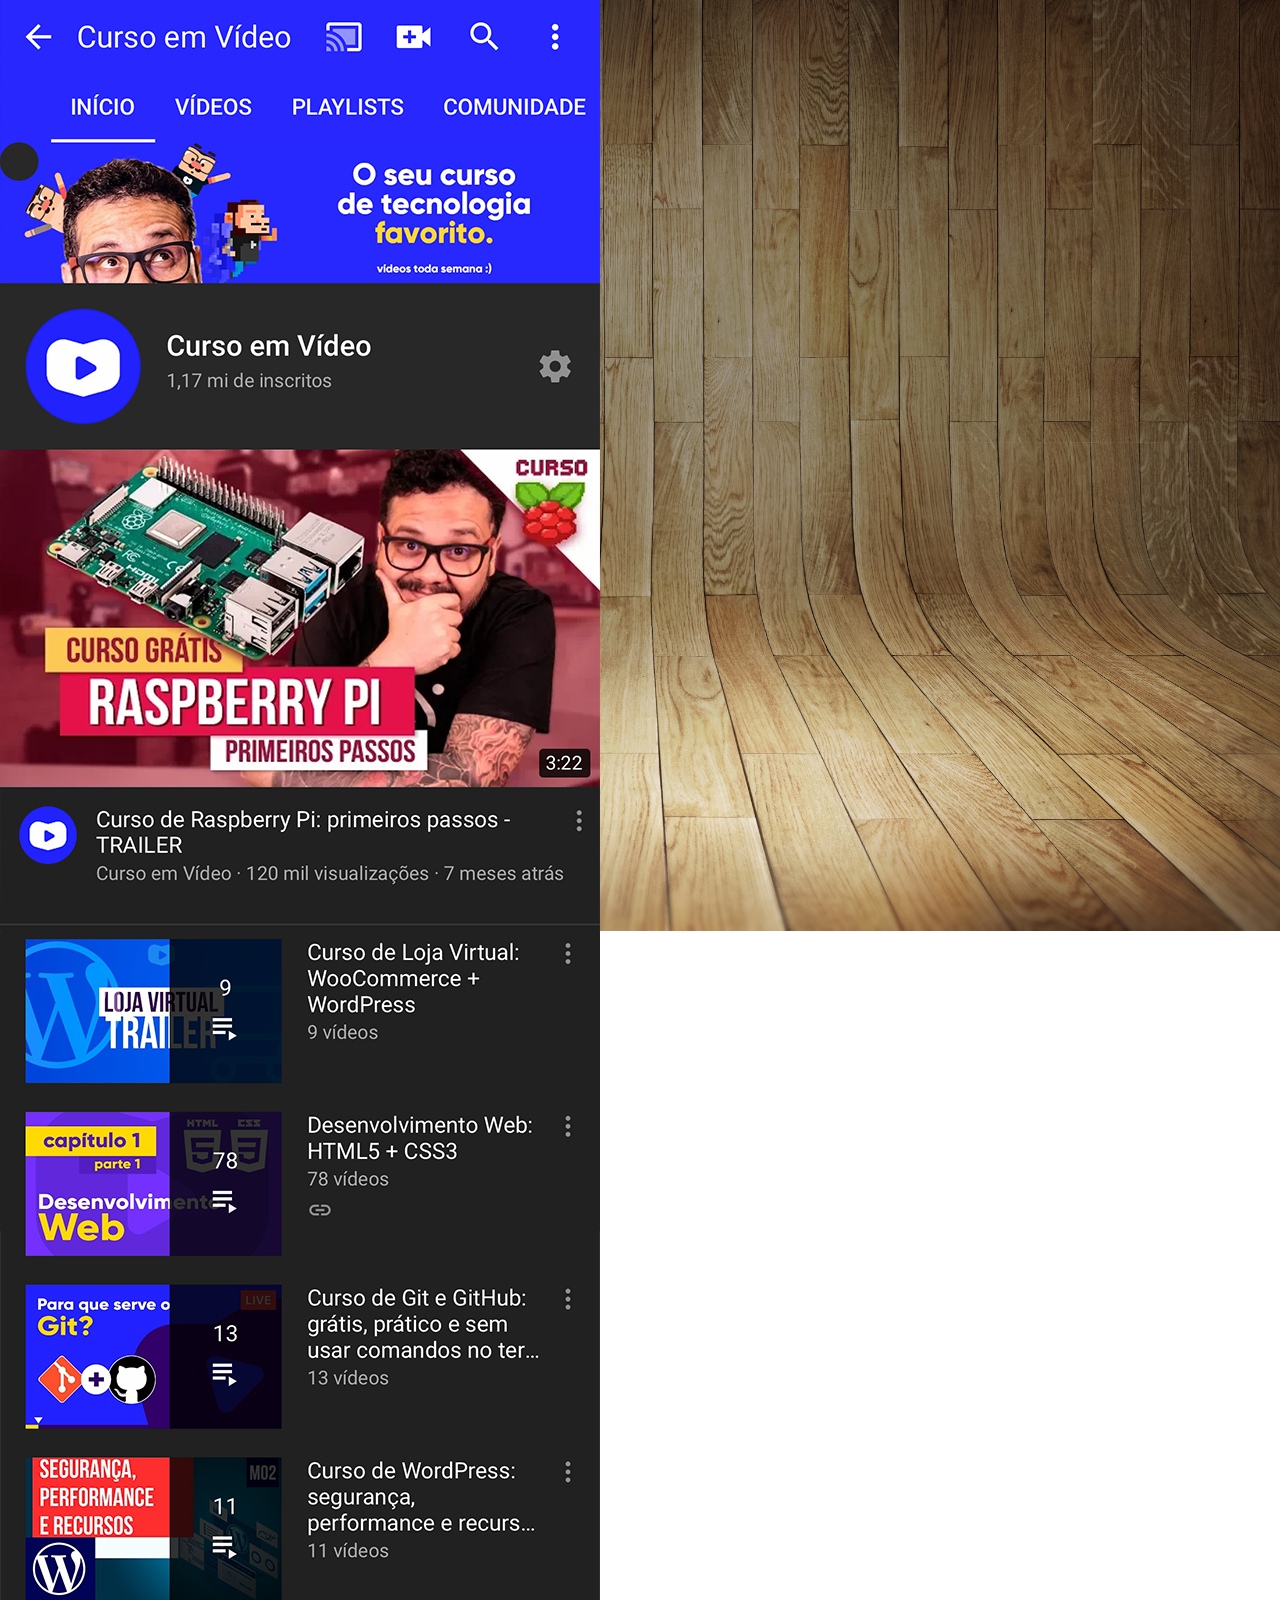
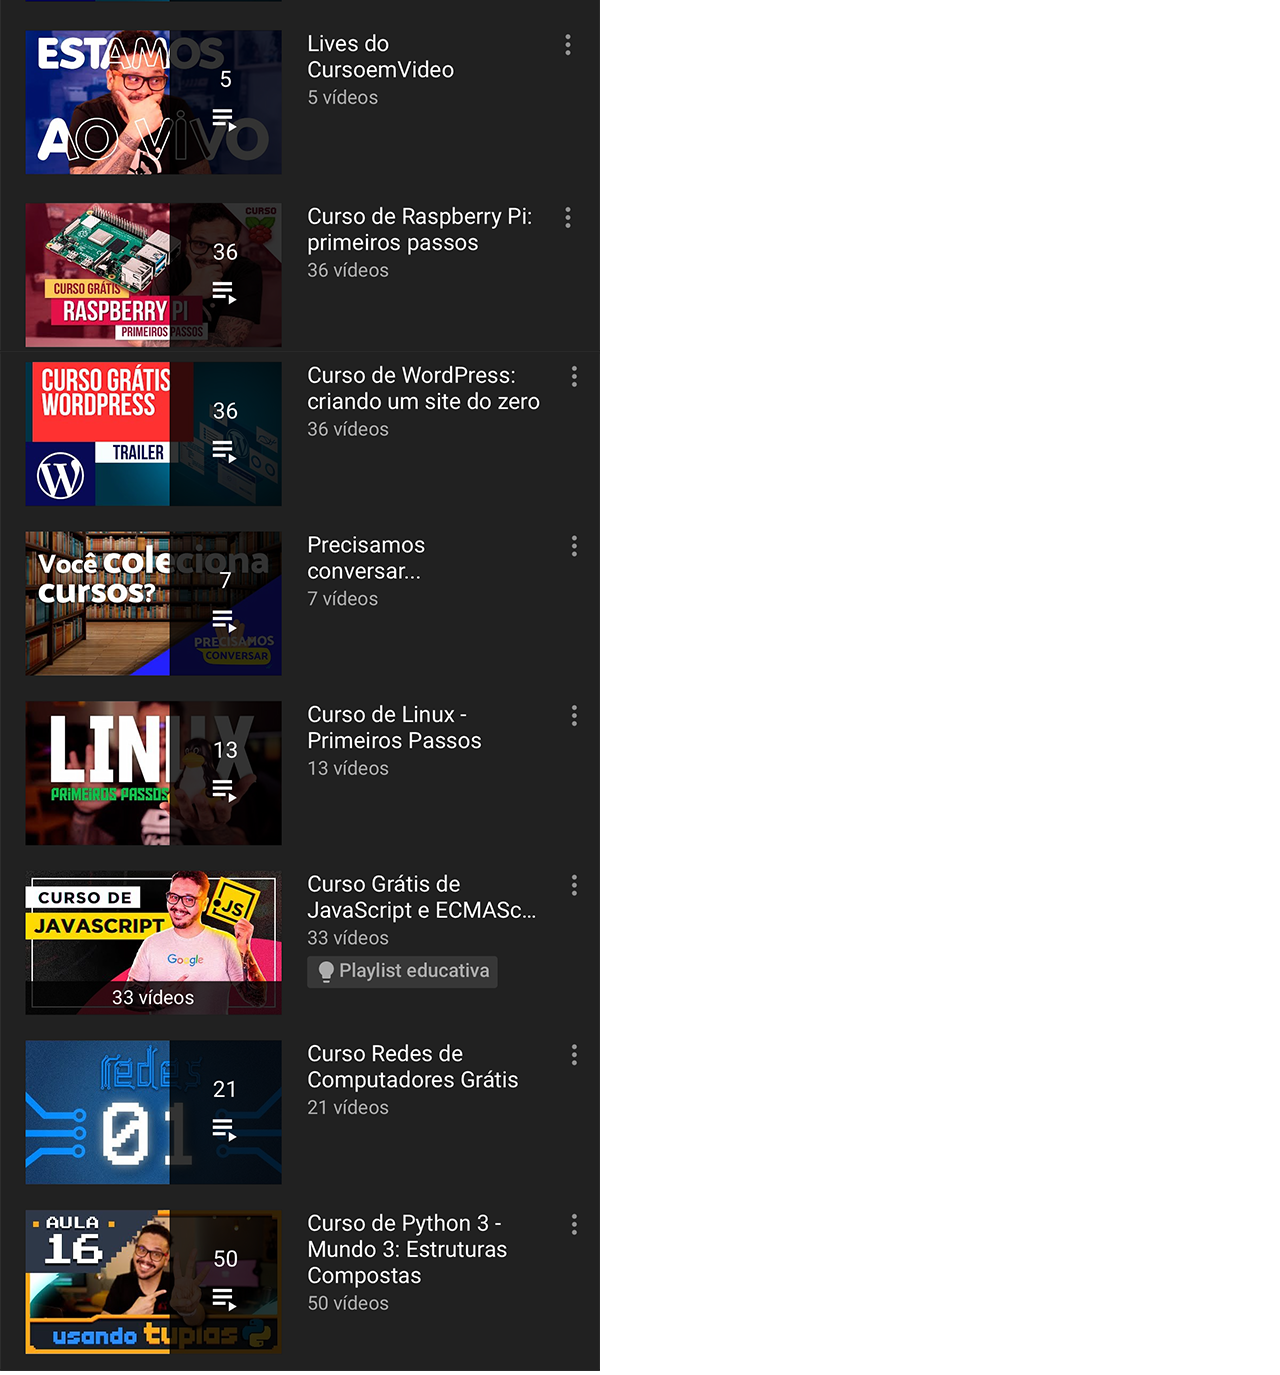
<file: youtube.html>
<!DOCTYPE html>
<html lang="pt-bt">
<head>
    <meta charset="UTF-8">
    <meta name="viewport" content="width=device-width, initial-scale=1.0">
    <link rel="stylesheet" href="style/style.css">
    <title>youtube</title>
</head>
<body>
    <img class="tela-pages" src="imagens/tela-youtube.png" alt="imagem pagina do youtube">
</body>
</html>
</file>
<file: style/style.css>
*{
    margin: 0px;
    padding: 0px;
    box-sizing: border-box;
}
body{
    font-family: Arial, Helvetica, sans-serif;
    width: 100vw;
    height: 100vh;
    background-image: url(../imagens/fundo-madeira.jpg);
    background-size: cover;
    background-repeat: no-repeat;

}
main{
    width: 100vw;
    height: 100vh;
    display: flex;
    align-items: center;
    justify-content: center;
    position: relative;
}
/*CONFIGURAÇÕES CELULAR*/
div#celular{
    width: 312px;
    height: 629px;
    background-image: url(../imagens/frame-iphone.png);
    background-repeat: no-repeat;
    display: flex;
    align-items: center;
    justify-content: center;
}
div#tela{
    width: 268px;
    height: 475px;
    border-radius: 3px;
    background-color: greenyellow;
}
/*CONFIGURAÇÕES MENU*/
#menu{
    position: absolute;
    top: 0px;
    right: 0px;
    padding: 10px;
}
ul#lista{
    list-style-type: none;
}
#lista li{
    margin-bottom: 24px;
    background-color: red;
    display: flex;
    border-radius: 50%;
    overflow: hidden;
    box-shadow: 2px 2px 5px 0px rgba(0, 0, 0, 0.417);
    cursor: pointer;
}
ul#lista img{
    width: 50px;
    border-radius: 50%;
}
ul#lista img:hover{
    border: 2px solid white;
    transition: ease-in-out 0.3s;
}
ul#lista img:hover li{
    box-shadow: 2px 2px 20px 10px rgba(0, 0, 0, 0.417);
    transform: ;
}
</file>
